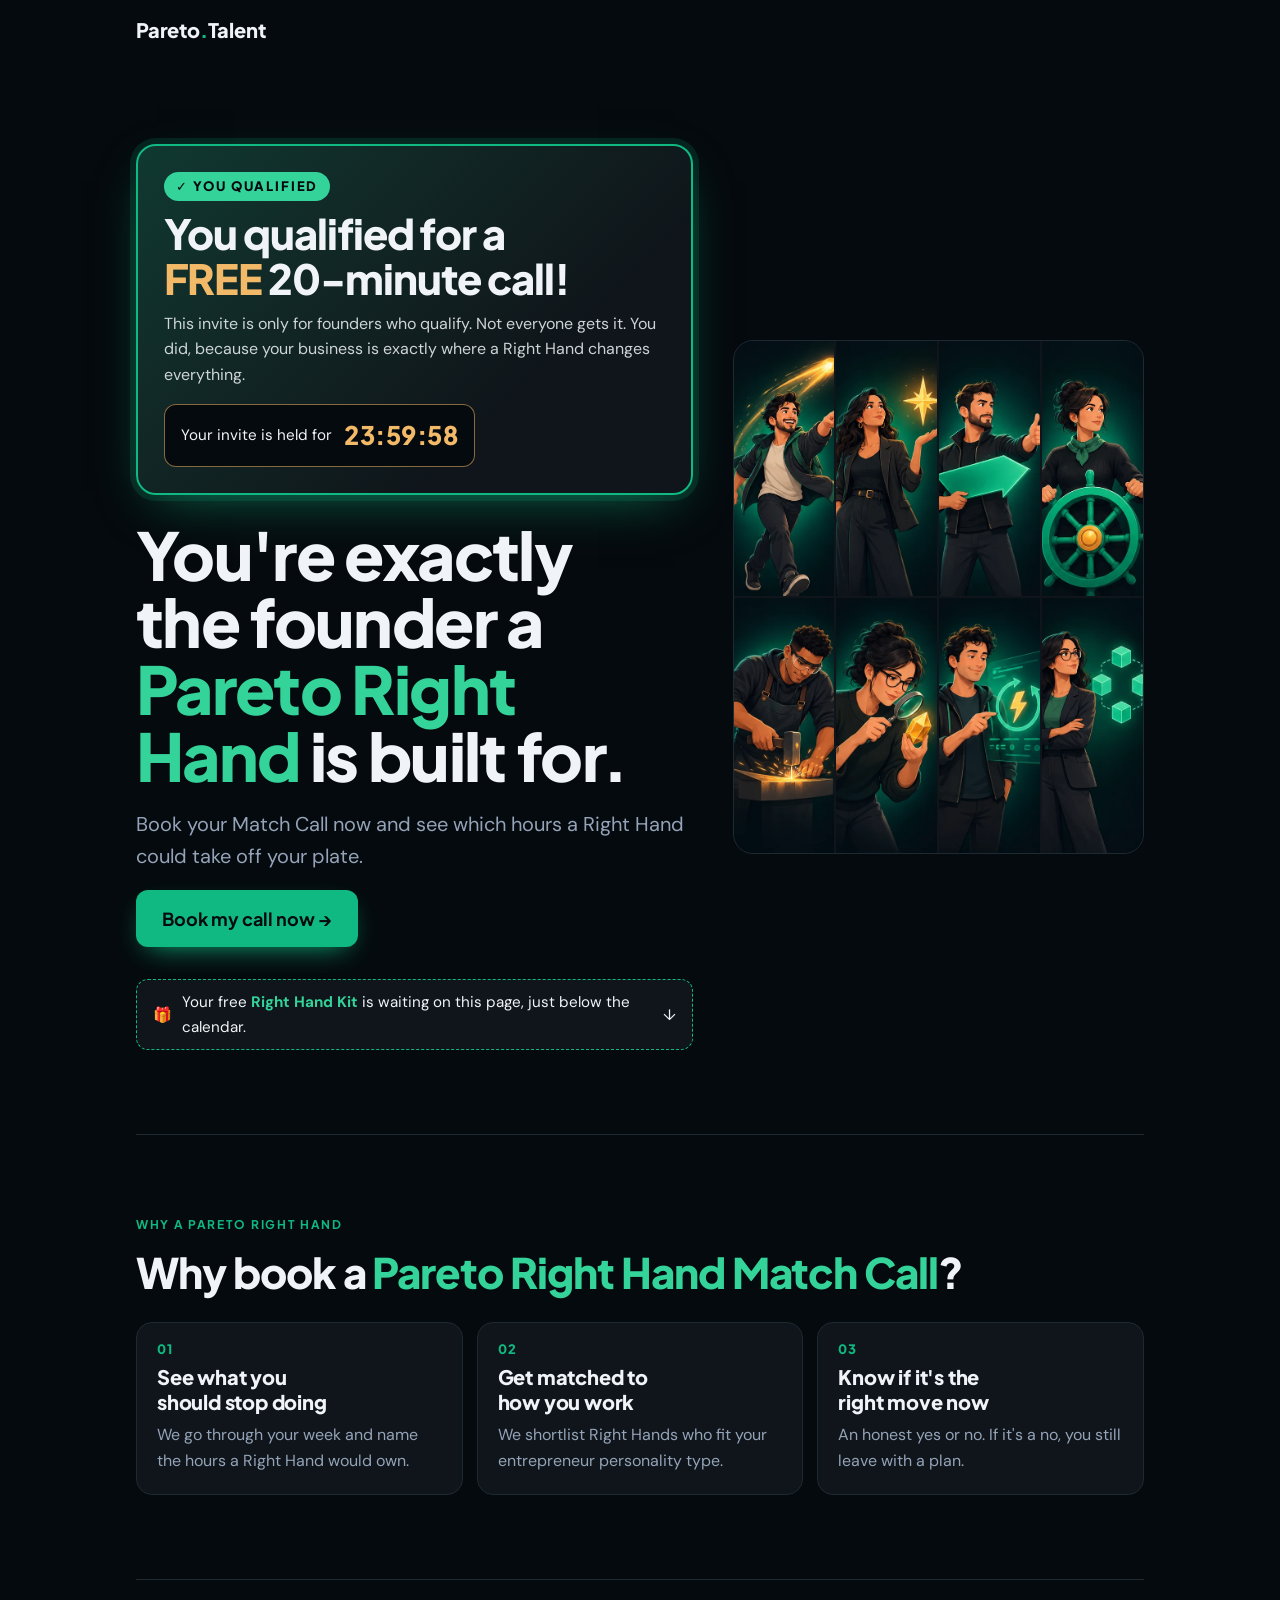
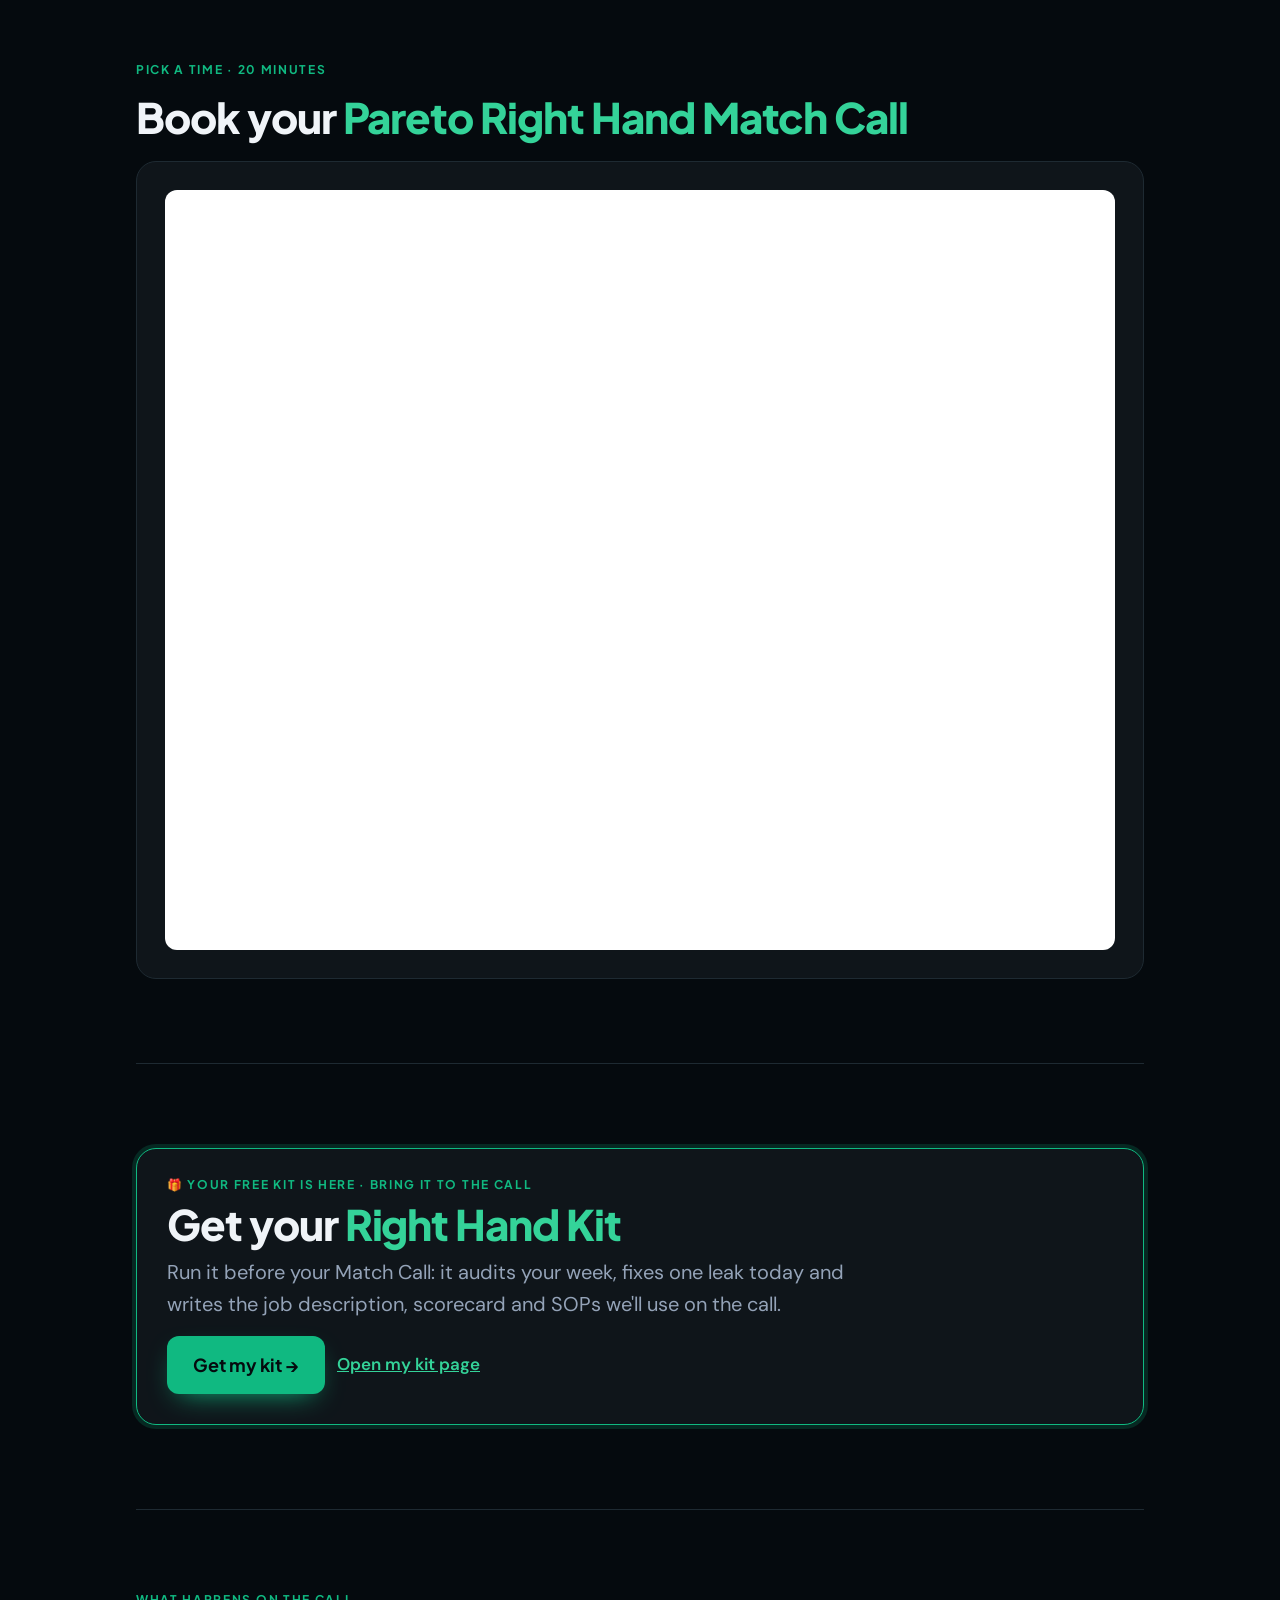
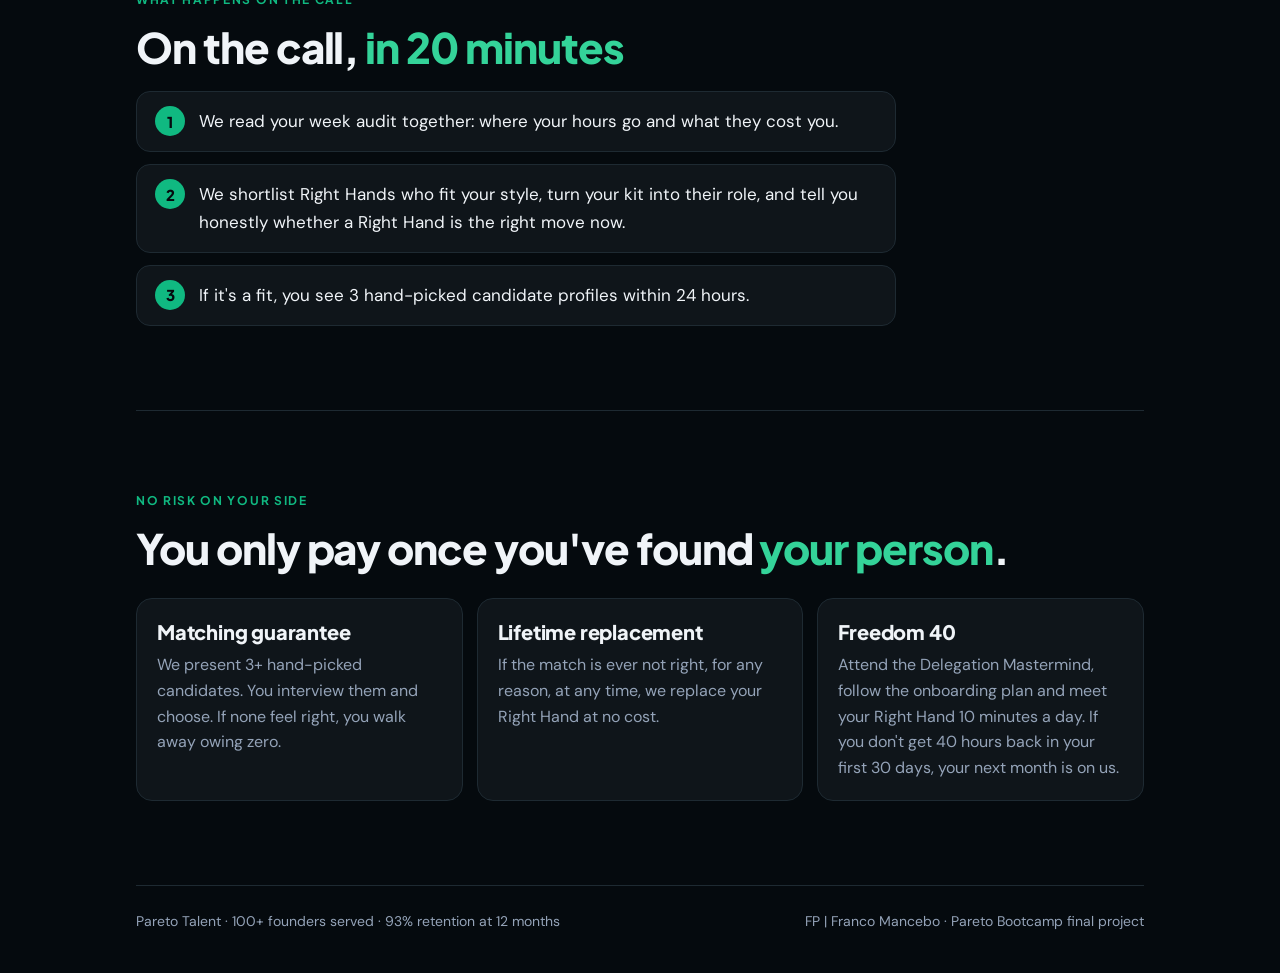
<file: book/index.html>
<!doctype html>
<html lang="en">
<head>
<meta charset="utf-8">
<meta name="viewport" content="width=device-width, initial-scale=1, viewport-fit=cover">
<title>Book your Pareto Right Hand Match Call · Pareto Talent</title>
<meta name="robots" content="noindex">
<link rel="preconnect" href="https://fonts.googleapis.com">
<link rel="preconnect" href="https://fonts.gstatic.com" crossorigin>
<link rel="stylesheet" href="https://fonts.googleapis.com/css2?family=Plus+Jakarta+Sans:wght@600;700;800&family=DM+Sans:wght@400;500;600&display=swap">
<link rel="stylesheet" href="../assets/site.css">
<style>
.timer{display:inline-flex;justify-self:start;width:fit-content;align-items:center;gap:12px;margin-top:18px;padding:10px 16px;border:1px solid var(--line);border-radius:12px;background:var(--surface);font-size:.95rem;color:var(--muted)}
.t-clock{font-family:var(--display);font-weight:800;font-size:1.25rem;color:var(--amber);font-variant-numeric:tabular-nums;letter-spacing:.02em}
.timer.over .t-clock{display:none}
.qbox{display:grid;gap:10px;justify-items:start;padding:clamp(18px,3vw,26px);border:2px solid var(--accent);border-radius:20px;background:linear-gradient(135deg,color-mix(in srgb,var(--accent) 22%,var(--surface)),var(--surface) 70%);box-shadow:0 0 0 6px color-mix(in srgb,var(--accent) 14%,transparent),0 18px 50px -20px color-mix(in srgb,var(--accent) 60%,transparent);margin-bottom:8px}
.qbadge{font:800 13px/1 var(--display);letter-spacing:.14em;text-transform:uppercase;color:var(--accent-ink);background:var(--mint);padding:8px 12px;border-radius:999px}
.qbig{margin:0;font:800 clamp(1.7rem,4.2vw,2.6rem)/1.08 var(--display);letter-spacing:-.025em;color:var(--ink);text-wrap:balance}
.qbig span{color:var(--amber)}
.qsub{margin:0;color:var(--ink);opacity:.85;font-size:1rem;max-width:52ch}
.qbox .timer{margin-top:6px;border-color:color-mix(in srgb,var(--amber) 55%,transparent);background:var(--bg);color:var(--ink)}
.qbox .t-clock{font-size:1.6rem}
.kitcard{display:grid;grid-template-columns:auto 1fr;gap:28px;align-items:center;background:var(--surface);border:1px solid var(--accent);border-radius:20px;padding:clamp(18px,3vw,30px)}
.kitcard img{width:160px;height:auto;aspect-ratio:3/4;object-fit:cover;object-position:top;border-radius:16px}
.kitcard img[hidden]{display:none}
.kitcard:has(img[hidden]){grid-template-columns:1fr}
.kitnote{display:inline-flex;justify-self:start;width:fit-content;align-items:center;gap:10px;margin-top:14px;padding:10px 16px;border:1px dashed var(--accent);border-radius:12px;color:var(--ink);text-decoration:none;font-size:.95rem;background:var(--surface)}
.kitnote:hover{border-style:solid}
.kitnote b{color:var(--mint)}
.kitcard{box-shadow:0 0 0 4px color-mix(in srgb,var(--accent) 18%,transparent)}
#kit{scroll-margin-top:24px}
.ghost{color:var(--mint);font-weight:600;text-decoration:underline}
@media (max-width:600px){.kitcard{grid-template-columns:1fr}.kitcard img{width:120px}}
</style>
<style>.art-grid{display:grid;grid-template-columns:repeat(4,1fr);grid-template-rows:repeat(2,1fr);gap:2px;height:100%}.art-grid img{width:100%;height:100%;object-fit:cover;object-position:top}.art-grid[hidden]{display:none}</style>
</head>
<body>
<!-- FP | Franco Mancebo | Booking Page (L9): qualified founders land here from the form -->
<div class="wrap">
  <header class="top">
    <a class="logo" href="../">Pareto<span>.</span>Talent</a>
  </header>

  <section class="hero" aria-labelledby="h1">
    <div class="stack">
      <div class="qbox">
        <div class="qbadge">✓ You qualified</div>
        <p class="qbig">You qualified for a <span>FREE</span> 20-minute call!</p>
        <p class="qsub">This invite is only for founders who qualify. Not everyone gets it. You did, because your business is exactly where a Right Hand changes everything.</p>
        <div class="timer" id="timer" aria-live="polite">
          <span class="t-label" id="t-label">Your invite is held for</span>
          <span class="t-clock" id="t-clock">24:00:00</span>
        </div>
      </div>
      <h1 id="h1">You're exactly the founder a <em>Pareto Right Hand</em> is built for.</h1>
      <p class="lead" id="lead">Book your Match Call now and see which hours a Right Hand could take off your plate.</p>
      <a class="btn" href="#call">Book my call now →</a>
      <a class="kitnote" href="#kit"><span class="kn-dot">🎁</span><span id="kit-note">Your free <b>Right Hand Kit</b> is waiting on this page, just below the calendar.</span><span aria-hidden="true">↓</span></a>
    </div>
    <div class="art"><div id="art-grid" class="art-grid" role="img" aria-label="The 8 Entrepreneur Personality Types"><img src="../assets/characters/trailblazer.webp" alt="The Trailblazer" width="309" height="621" loading="eager"><img src="../assets/characters/visionary.webp" alt="The Visionary" width="309" height="621" loading="eager"><img src="../assets/characters/commander.webp" alt="The Commander" width="309" height="621" loading="eager"><img src="../assets/characters/captain.webp" alt="The Captain" width="309" height="621" loading="eager"><img src="../assets/characters/maker.webp" alt="The Maker" width="309" height="621" loading="eager"><img src="../assets/characters/craftsman.webp" alt="The Craftsman" width="309" height="621" loading="eager"><img src="../assets/characters/optimizer.webp" alt="The Optimizer" width="309" height="621" loading="eager"><img src="../assets/characters/architect.webp" alt="The Architect" width="309" height="621" loading="eager"></div><img id="art" src="../assets/characters/captain.webp" alt="" width="900" height="1125" hidden></div>
  </section>

  <section aria-labelledby="why">
    <div class="stack">
      <div class="eyebrow" id="why-eb">Why a Pareto Right Hand</div>
      <h2 id="why">Why book a <em>Pareto Right Hand Match Call</em>?</h2>
    </div>
    <div class="grid3" style="margin-top:28px">
      <div class="card"><span class="num">01</span><h3 id="why-1h">See what you should stop doing</h3><p id="why-1p">We go through your week and name the hours a Right Hand would own.</p></div>
      <div class="card" id="match-card"><span class="num">02</span><h3 id="match-h">Get matched to how you work</h3><p id="match-p">We shortlist Right Hands who fit your entrepreneur personality type.</p></div>
      <div class="card"><span class="num">03</span><h3 id="why-3h">Know if it's the right move now</h3><p id="why-3p">An honest yes or no. If it's a no, you still leave with a plan.</p></div>
    </div>
  </section>

  <section id="call" aria-labelledby="cal-h">
    <div class="stack">
      <div class="eyebrow">Pick a time · 20 minutes</div>
      <h2 id="cal-h">Book your <em>Pareto Right Hand Match Call</em></h2>
    </div>
    <div class="formbox" style="margin-top:22px">
      <!-- GHL calendar: FP | Franco Mancebo | Right Hand Fit Call -->
      <iframe src="https://api.leadconnectorhq.com/widget/booking/WSJuUDwPE5cVPDyTvn3K" allow="payment" style="width:100%;border:none;overflow:hidden;" scrolling="no" id="WSJuUDwPE5cVPDyTvn3K_1791305515672" title="FP | Franco Mancebo | Right Hand Match Call"></iframe>
      <script src="https://link.msgsndr.com/js/form_embed.js" type="text/javascript"></script>
    </div>
  </section>

  <section id="kit" aria-labelledby="kit-h">
    <div class="kitcard">
      <img id="kit-img" src="../assets/characters/captain.webp" alt="" width="309" height="621" hidden>
      <div class="stack" style="gap:10px">
        <div class="eyebrow">🎁 Your free kit is here · bring it to the call</div>
        <h2 id="kit-h">Get your <em id="kit-what">Right Hand Kit</em></h2>
        <p class="lead" id="kit-p" style="margin:0">Run it before your Match Call: it audits your week, fixes one leak today and writes the job description, scorecard and SOPs we'll use on the call.</p>
        <div class="row" style="display:flex;flex-wrap:wrap;gap:12px;align-items:center;margin-top:6px">
          <a class="btn" id="kit-zip" href="../brief/?q=1#quiz">Get my kit →</a>
          <a class="ghost" id="kit-page" href="../brief/?q=1#quiz">Open my kit page</a>
        </div>
      </div>
    </div>
  </section>

  <section aria-labelledby="oncall">
    <div class="stack">
      <div class="eyebrow">What happens on the call</div>
      <h2 id="oncall">On the call, <em>in 20 minutes</em></h2>
    </div>
    <ol class="steps" style="margin-top:22px;max-width:760px">
      <li>We read your week audit together: where your hours go and what they cost you.</li>
      <li>We shortlist Right Hands who fit your style, turn your kit into their role, and tell you honestly whether a Right Hand is the right move now.</li>
      <li>If it's a fit, you see 3 hand-picked candidate profiles within 24 hours.</li>
    </ol>
  </section>

  <section aria-labelledby="risk">
    <div class="stack">
      <div class="eyebrow">No risk on your side</div>
      <h2 id="risk">You only pay once you've found <em>your person</em>.</h2>
    </div>
    <div class="grid3" style="margin-top:28px">
      <div class="card"><h3>Matching guarantee</h3><p>We present 3+ hand-picked candidates. You interview them and choose. If none feel right, you walk away owing zero.</p></div>
      <div class="card"><h3>Lifetime replacement</h3><p>If the match is ever not right, for any reason, at any time, we replace your Right Hand at no cost.</p></div>
      <div class="card"><h3>Freedom 40</h3><p>Attend the Delegation Mastermind, follow the onboarding plan and meet your Right Hand 10 minutes a day. If you don't get 40 hours back in your first 30 days, your next month is on us.</p></div>
    </div>
  </section>

  <footer>
    <span>Pareto Talent · 100+ founders served · 93% retention at 12 months</span>
    <span>FP | Franco Mancebo · Pareto Bootcamp final project</span>
  </footer>
</div>
<script>
(function(){
  var KEY="fp-franco-invite-start", DAY=24*60*60*1000, start=Date.now();
  try{ var v=parseInt(localStorage.getItem(KEY),10); if(v&&v<=start){start=v;}else{localStorage.setItem(KEY,String(start));} }catch(e){}
  var box=document.getElementById("timer"), clock=document.getElementById("t-clock"), label=document.getElementById("t-label");
  function pad(n){return n<10?"0"+n:""+n;}
  function tick(){
    var left=start+DAY-Date.now();
    if(left<=0){ box.classList.add("over"); label.textContent="Your 24-hour invite has ended, but you can still book below."; return; }
    var s=Math.floor(left/1000);
    clock.textContent=pad(Math.floor(s/3600))+":"+pad(Math.floor(s/60)%60)+":"+pad(s%60);
    setTimeout(tick,1000);
  }
  tick();
})();
</script>
<script src="../assets/fptype.js"></script>
<script>
// Personalize by Entrepreneur Personality Type when the founder took the quiz on the landing page (same browser).
(function(){
  var $ = function(id){ return document.getElementById(id); }, esc = FPType.esc;
  FPType.getStyles("../kit/styles.json").then(function(S){
    var r = FPType.load(S); if (!r) return;
    var d = FPType.describe(S, r), short = d.name.replace(/^The /, ""), an = /^[AEIOU]/.test(short) ? "an " : "a ";
    $("h1").innerHTML = esc(d.emoji + " " + short + " " + d.emoji) + ", you're exactly the founder a <em>Pareto Right Hand</em> is built for.";
    $("lead").textContent = d.motto + " Book your Match Call and see how a Pareto Right Hand would work with " + an + short + ".";
    $("kit-note").innerHTML = "Your free <b>" + esc(short) + " kit</b> is waiting on this page, just below the calendar.";
    $("why-eb").textContent = "Built for " + an + short;
    $("why").innerHTML = "Why " + an + esc(short) + " gains from a <em>Pareto Right Hand</em>";
    $("why-1h").textContent = "Where your time goes now";
    $("why-1p").textContent = d.pain;
    $("why-3h").textContent = "What you get back";
    $("why-3p").textContent = d.gain;
    $("art").src = "../assets/characters/" + d.id + ".webp";
    $("art").alt = d.name + " character";
    $("art").style.objectPosition = "top";
    $("art").hidden = false;
    $("art-grid").hidden = true;
    $("match-h").textContent = "What your Pareto Right Hand owns";
    $("match-p").outerHTML = "<p>Matched to how " + an + esc(short) + " works, your Right Hand:</p><ul class=\"fit\" style=\"margin-top:8px\">" + d.rh.map(function(t){ return "<li>" + esc(t) + "</li>"; }).join("") + "</ul>";
    $("kit-img").src = "../assets/characters/" + d.id + ".webp";
    $("kit-img").alt = d.name + " character";
    $("kit-img").hidden = false;
    $("kit-what").textContent = d.emoji + " " + short + " kit " + d.emoji;
    $("kit-p").textContent = "Built around how you work as " + an + short + ". Run it before your Match Call: it audits your week, fixes one leak today and writes the job description, scorecard and SOPs we'll use on the call.";
    $("kit-zip").href = "../brief/kits/" + d.kit + "-fitcall.zip";
    $("kit-zip").setAttribute("download", "right-hand-kit-" + d.id + ".zip");
    $("kit-zip").textContent = "Download my " + short + " kit (.zip) →";
  }).catch(function(){});
})();
</script>
</body>
</html>
</file>
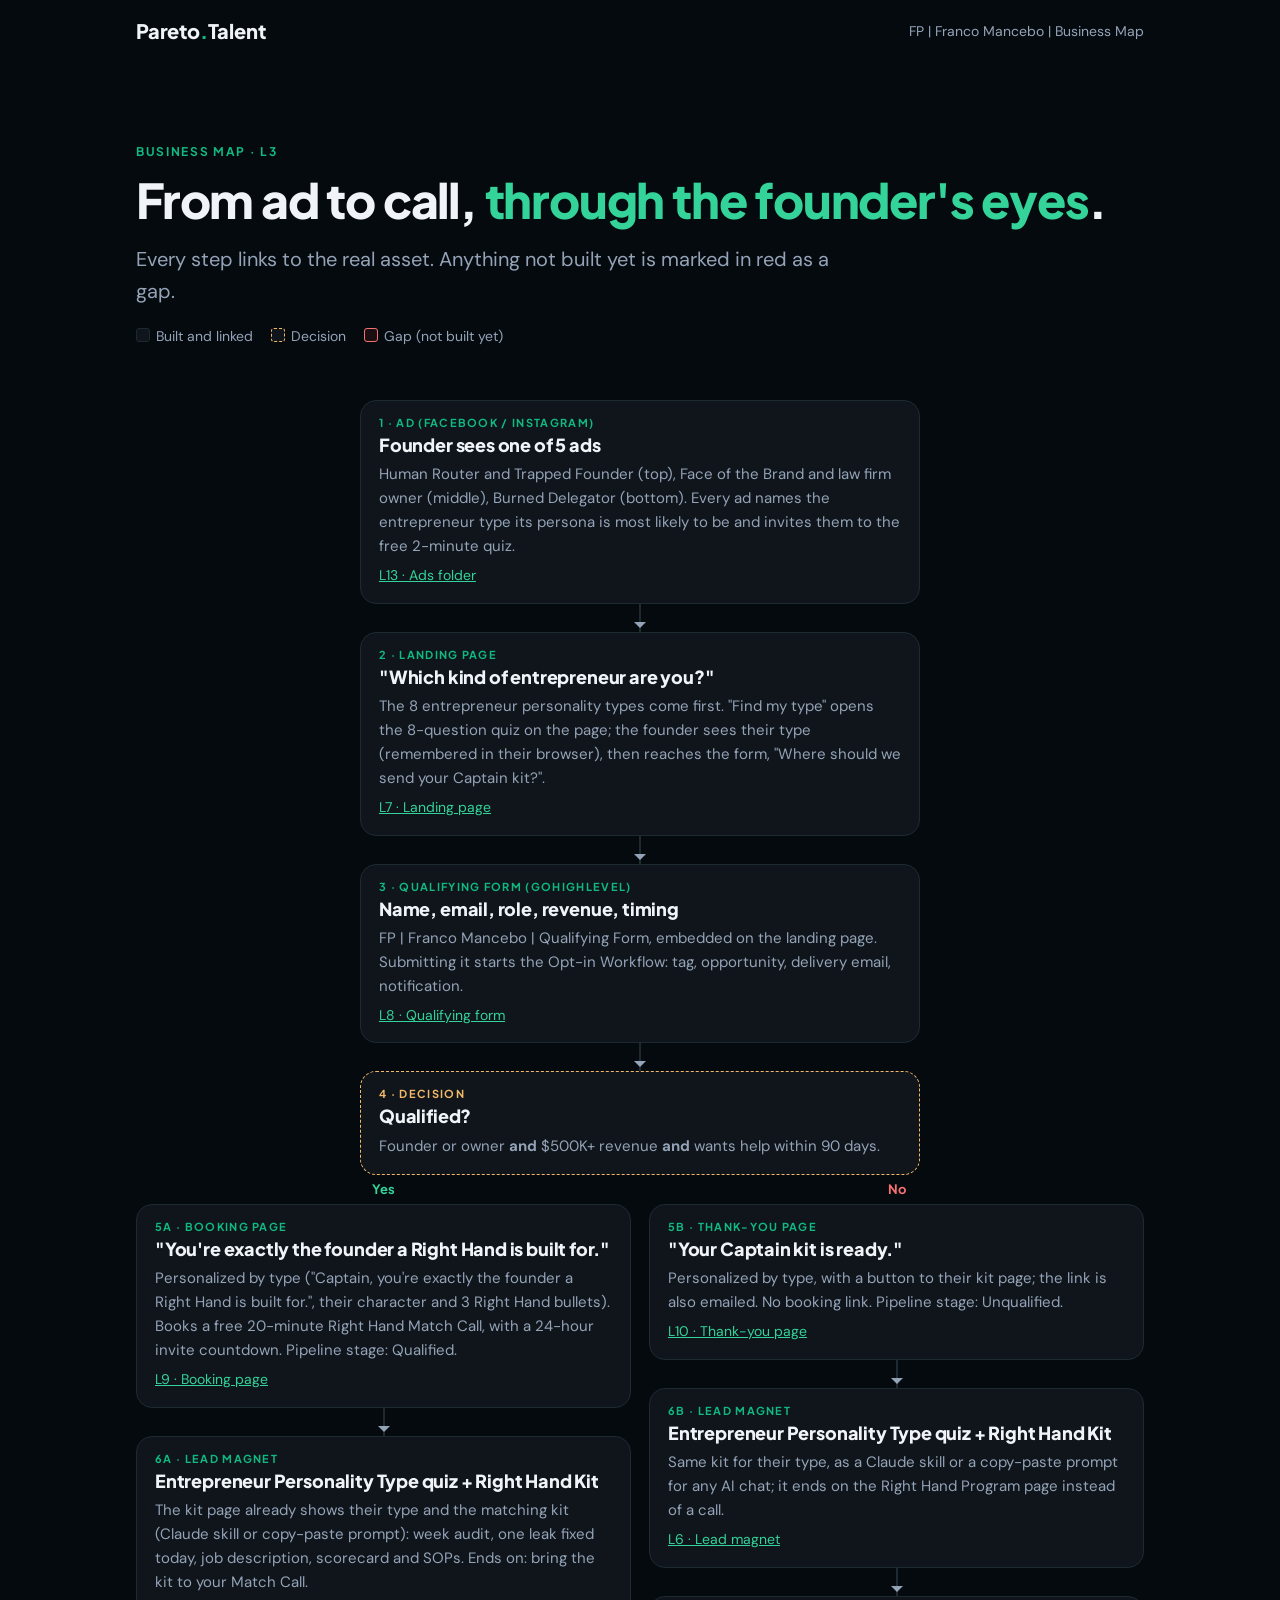
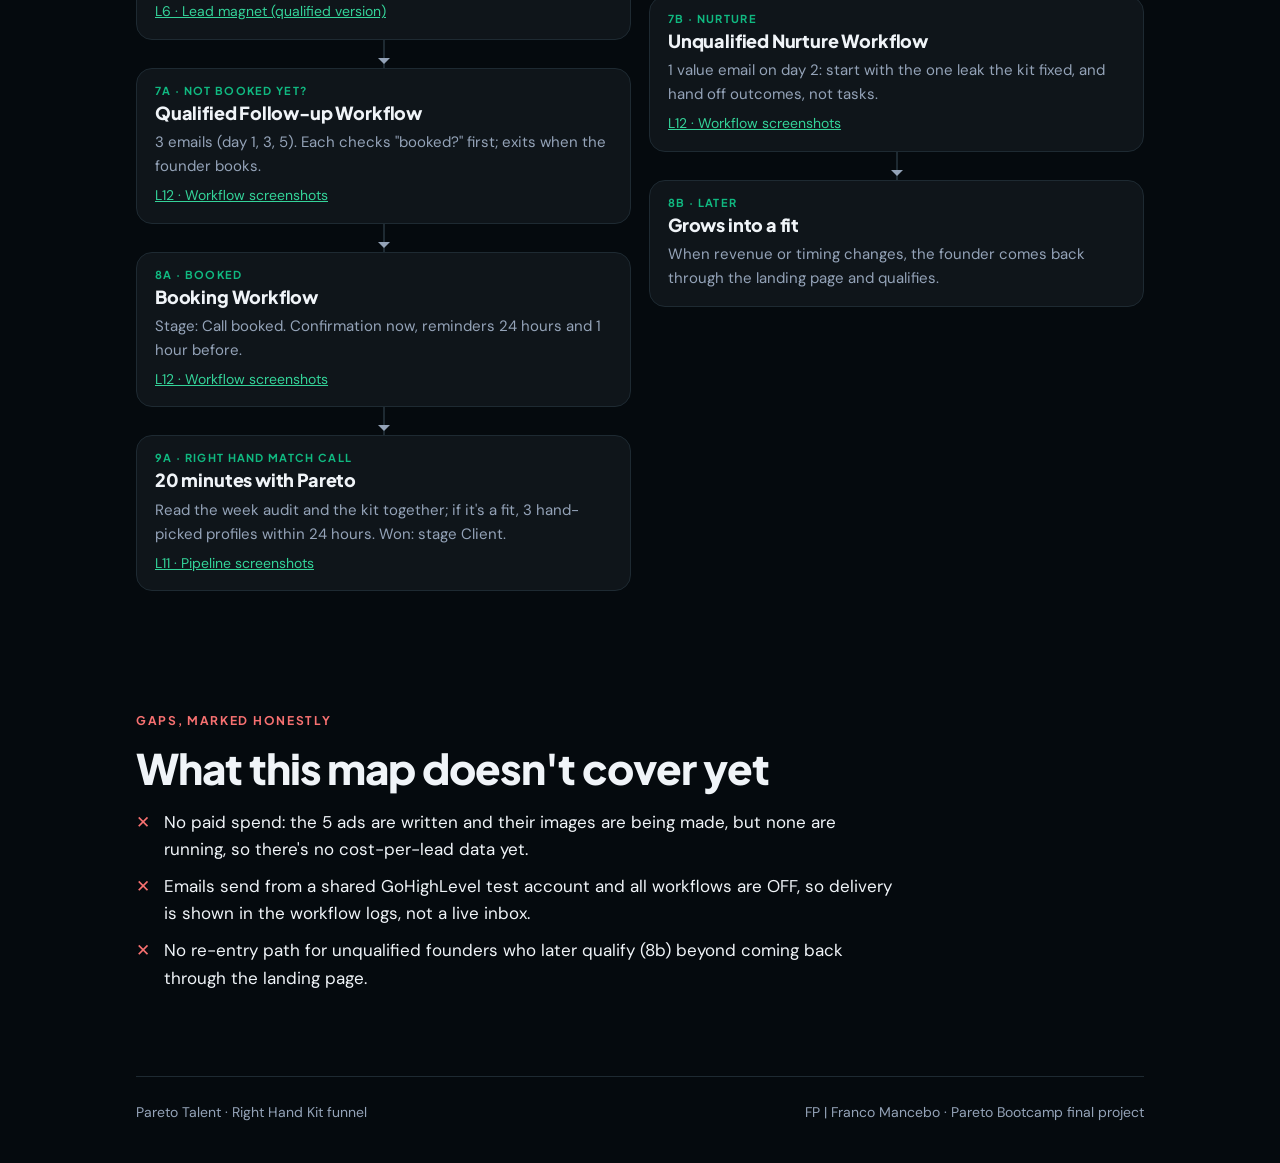
<file: map/index.html>
<!doctype html>
<html lang="en">
<head>
<meta charset="utf-8">
<meta name="viewport" content="width=device-width, initial-scale=1, viewport-fit=cover">
<title>Business Map · Entrepreneur Personality Type funnel</title>
<meta name="robots" content="noindex">
<link rel="preconnect" href="https://fonts.googleapis.com">
<link rel="preconnect" href="https://fonts.gstatic.com" crossorigin>
<link rel="stylesheet" href="https://fonts.googleapis.com/css2?family=Plus+Jakarta+Sans:wght@600;700;800&family=DM+Sans:wght@400;500;600&display=swap">
<link rel="stylesheet" href="../assets/site.css">
<style>
  .flow{display:grid;gap:0;justify-items:center;margin-top:32px}
  .node{width:min(100%,560px);background:var(--surface);border:1px solid var(--line);border-radius:16px;padding:16px 18px;display:grid;gap:6px}
  .node h3{font-size:18px}
  .node p{color:var(--muted);font-size:15px}
  .node .tag{font:700 11px/1 var(--display);letter-spacing:.12em;text-transform:uppercase;color:var(--accent)}
  .node a{font-size:14px;word-break:break-all}
  .node.decision{border-color:var(--amber);border-style:dashed}
  .node.decision .tag{color:var(--amber)}
  .node.gap{border-color:#f87171;background:#1a0f12}
  .node.gap .tag{color:#f87171}
  .arrow{width:2px;height:28px;background:var(--line);position:relative}
  .arrow::after{content:"";position:absolute;left:-5px;bottom:-2px;border:6px solid transparent;border-top-color:var(--muted)}
  .branch{display:grid;grid-template-columns:repeat(2,minmax(0,1fr));gap:18px;width:100%}
  .branch > div{display:grid;justify-items:center;align-content:start}
  .branch .label{font:700 13px/1 var(--display);padding:8px 0;color:var(--mint)}
  .branch .label.no{color:#f87171}
  @media (max-width:760px){.branch{grid-template-columns:minmax(0,1fr)}}
  .legend{display:flex;flex-wrap:wrap;gap:8px 18px;font-size:14px;color:var(--muted)}
  .legend span::before{content:"";display:inline-block;width:12px;height:12px;border-radius:3px;margin-right:6px;vertical-align:-1px;border:1px solid var(--line);background:var(--surface)}
  .legend .d::before{border:1px dashed var(--amber)}
  .legend .g::before{border-color:#f87171;background:#1a0f12}
</style>
</head>
<body>
<!-- FP | Franco Mancebo | Business Map (L3) -->
<div class="wrap">
  <header class="top">
    <a class="logo" href="../">Pareto<span>.</span>Talent</a>
    <span class="small note">FP | Franco Mancebo | Business Map</span>
  </header>

  <section aria-labelledby="h1" style="padding-bottom:20px">
    <div class="stack">
      <div class="eyebrow">Business Map · L3</div>
      <h1 id="h1" style="font-size:clamp(32px,5vw,48px)">From ad to call, <em>through the founder's eyes</em>.</h1>
      <p class="lead">Every step links to the real asset. Anything not built yet is marked in red as a gap.</p>
      <div class="legend"><span>Built and linked</span><span class="d">Decision</span><span class="g">Gap (not built yet)</span></div>
    </div>
  </section>

  <div class="flow" id="flow">
    <div class="node">
      <span class="tag">1 · Ad (Facebook / Instagram)</span>
      <h3>Founder sees one of 5 ads</h3>
      <p>Human Router and Trapped Founder (top), Face of the Brand and law firm owner (middle), Burned Delegator (bottom). Every ad names the entrepreneur type its persona is most likely to be and invites them to the free 2-minute quiz.</p>
      <a href="https://drive.google.com/drive/folders/1onY_S5us43UuNJHacBhck4xRJCMf0rpY">L13 · Ads folder</a>
    </div>
    <div class="arrow"></div>
    <div class="node">
      <span class="tag">2 · Landing page</span>
      <h3>"Which kind of entrepreneur are you?"</h3>
      <p>The 8 entrepreneur personality types come first. "Find my type" opens the 8-question quiz on the page; the founder sees their type (remembered in their browser), then reaches the form, "Where should we send your Captain kit?".</p>
      <a href="../">L7 · Landing page</a>
    </div>
    <div class="arrow"></div>
    <div class="node" data-slot="form">
      <span class="tag">3 · Qualifying form (GoHighLevel)</span>
      <h3>Name, email, role, revenue, timing</h3>
      <p>FP | Franco Mancebo | Qualifying Form, embedded on the landing page. Submitting it starts the Opt-in Workflow: tag, opportunity, delivery email, notification.</p>
      <a href="../#get">L8 · Qualifying form</a>
    </div>
    <div class="arrow"></div>
    <div class="node decision">
      <span class="tag">4 · Decision</span>
      <h3>Qualified?</h3>
      <p>Founder or owner <b>and</b> $500K+ revenue <b>and</b> wants help within 90 days.</p>
    </div>

    <div class="branch">
      <div>
        <div class="label">Yes</div>
        <div class="node">
          <span class="tag">5a · Booking page</span>
          <h3>"You're exactly the founder a Right Hand is built for."</h3>
          <p>Personalized by type ("Captain, you're exactly the founder a Right Hand is built for.", their character and 3 Right Hand bullets). Books a free 20-minute Right Hand Match Call, with a 24-hour invite countdown. Pipeline stage: Qualified.</p>
          <a href="../book/">L9 · Booking page</a>
        </div>
        <div class="arrow"></div>
        <div class="node">
          <span class="tag">6a · Lead magnet</span>
          <h3>Entrepreneur Personality Type quiz + Right Hand Kit</h3>
          <p>The kit page already shows their type and the matching kit (Claude skill or copy-paste prompt): week audit, one leak fixed today, job description, scorecard and SOPs. Ends on: bring the kit to your Match Call.</p>
          <a href="../brief/?q=1">L6 · Lead magnet (qualified version)</a>
        </div>
        <div class="arrow"></div>
        <div class="node">
          <span class="tag">7a · Not booked yet?</span>
          <h3>Qualified Follow-up Workflow</h3>
          <p>3 emails (day 1, 3, 5). Each checks "booked?" first; exits when the founder books.</p>
          <a href="https://drive.google.com/drive/folders/1LPgVnwtnVZ8IfKCPv62TJK1EEUKroUkW">L12 · Workflow screenshots</a>
        </div>
        <div class="arrow"></div>
        <div class="node">
          <span class="tag">8a · Booked</span>
          <h3>Booking Workflow</h3>
          <p>Stage: Call booked. Confirmation now, reminders 24 hours and 1 hour before.</p>
          <a href="https://drive.google.com/drive/folders/1LPgVnwtnVZ8IfKCPv62TJK1EEUKroUkW">L12 · Workflow screenshots</a>
        </div>
        <div class="arrow"></div>
        <div class="node">
          <span class="tag">9a · Right Hand Match Call</span>
          <h3>20 minutes with Pareto</h3>
          <p>Read the week audit and the kit together; if it's a fit, 3 hand-picked profiles within 24 hours. Won: stage Client.</p>
          <a href="https://drive.google.com/drive/folders/1oN0F2iPC79IiUA2-VKZxbnxPcjsEZdWQ">L11 · Pipeline screenshots</a>
        </div>
      </div>
      <div>
        <div class="label no">No</div>
        <div class="node">
          <span class="tag">5b · Thank-you page</span>
          <h3>"Your Captain kit is ready."</h3>
          <p>Personalized by type, with a button to their kit page; the link is also emailed. No booking link. Pipeline stage: Unqualified.</p>
          <a href="../thanks/">L10 · Thank-you page</a>
        </div>
        <div class="arrow"></div>
        <div class="node">
          <span class="tag">6b · Lead magnet</span>
          <h3>Entrepreneur Personality Type quiz + Right Hand Kit</h3>
          <p>Same kit for their type, as a Claude skill or a copy-paste prompt for any AI chat; it ends on the Right Hand Program page instead of a call.</p>
          <a href="../brief/">L6 · Lead magnet</a>
        </div>
        <div class="arrow"></div>
        <div class="node">
          <span class="tag">7b · Nurture</span>
          <h3>Unqualified Nurture Workflow</h3>
          <p>1 value email on day 2: start with the one leak the kit fixed, and hand off outcomes, not tasks.</p>
          <a href="https://drive.google.com/drive/folders/1LPgVnwtnVZ8IfKCPv62TJK1EEUKroUkW">L12 · Workflow screenshots</a>
        </div>
        <div class="arrow"></div>
        <div class="node">
          <span class="tag">8b · Later</span>
          <h3>Grows into a fit</h3>
          <p>When revenue or timing changes, the founder comes back through the landing page and qualifies.</p>
        </div>
      </div>
    </div>
  </div>

  <section aria-labelledby="gaps" style="margin-top:40px">
    <div class="stack" style="max-width:760px">
      <div class="eyebrow" style="color:#f87171">Gaps, marked honestly</div>
      <h2 id="gaps">What this map doesn't cover yet</h2>
      <ul class="fit no">
        <li>No paid spend: the 5 ads are written and their images are being made, but none are running, so there's no cost-per-lead data yet.</li>
        <li>Emails send from a shared GoHighLevel test account and all workflows are OFF, so delivery is shown in the workflow logs, not a live inbox.</li>
        <li>No re-entry path for unqualified founders who later qualify (8b) beyond coming back through the landing page.</li>
      </ul>
    </div>
  </section>

  <footer>
    <span>Pareto Talent · Right Hand Kit funnel</span>
    <span>FP | Franco Mancebo · Pareto Bootcamp final project</span>
  </footer>
</div>
</body>
</html>
</file>
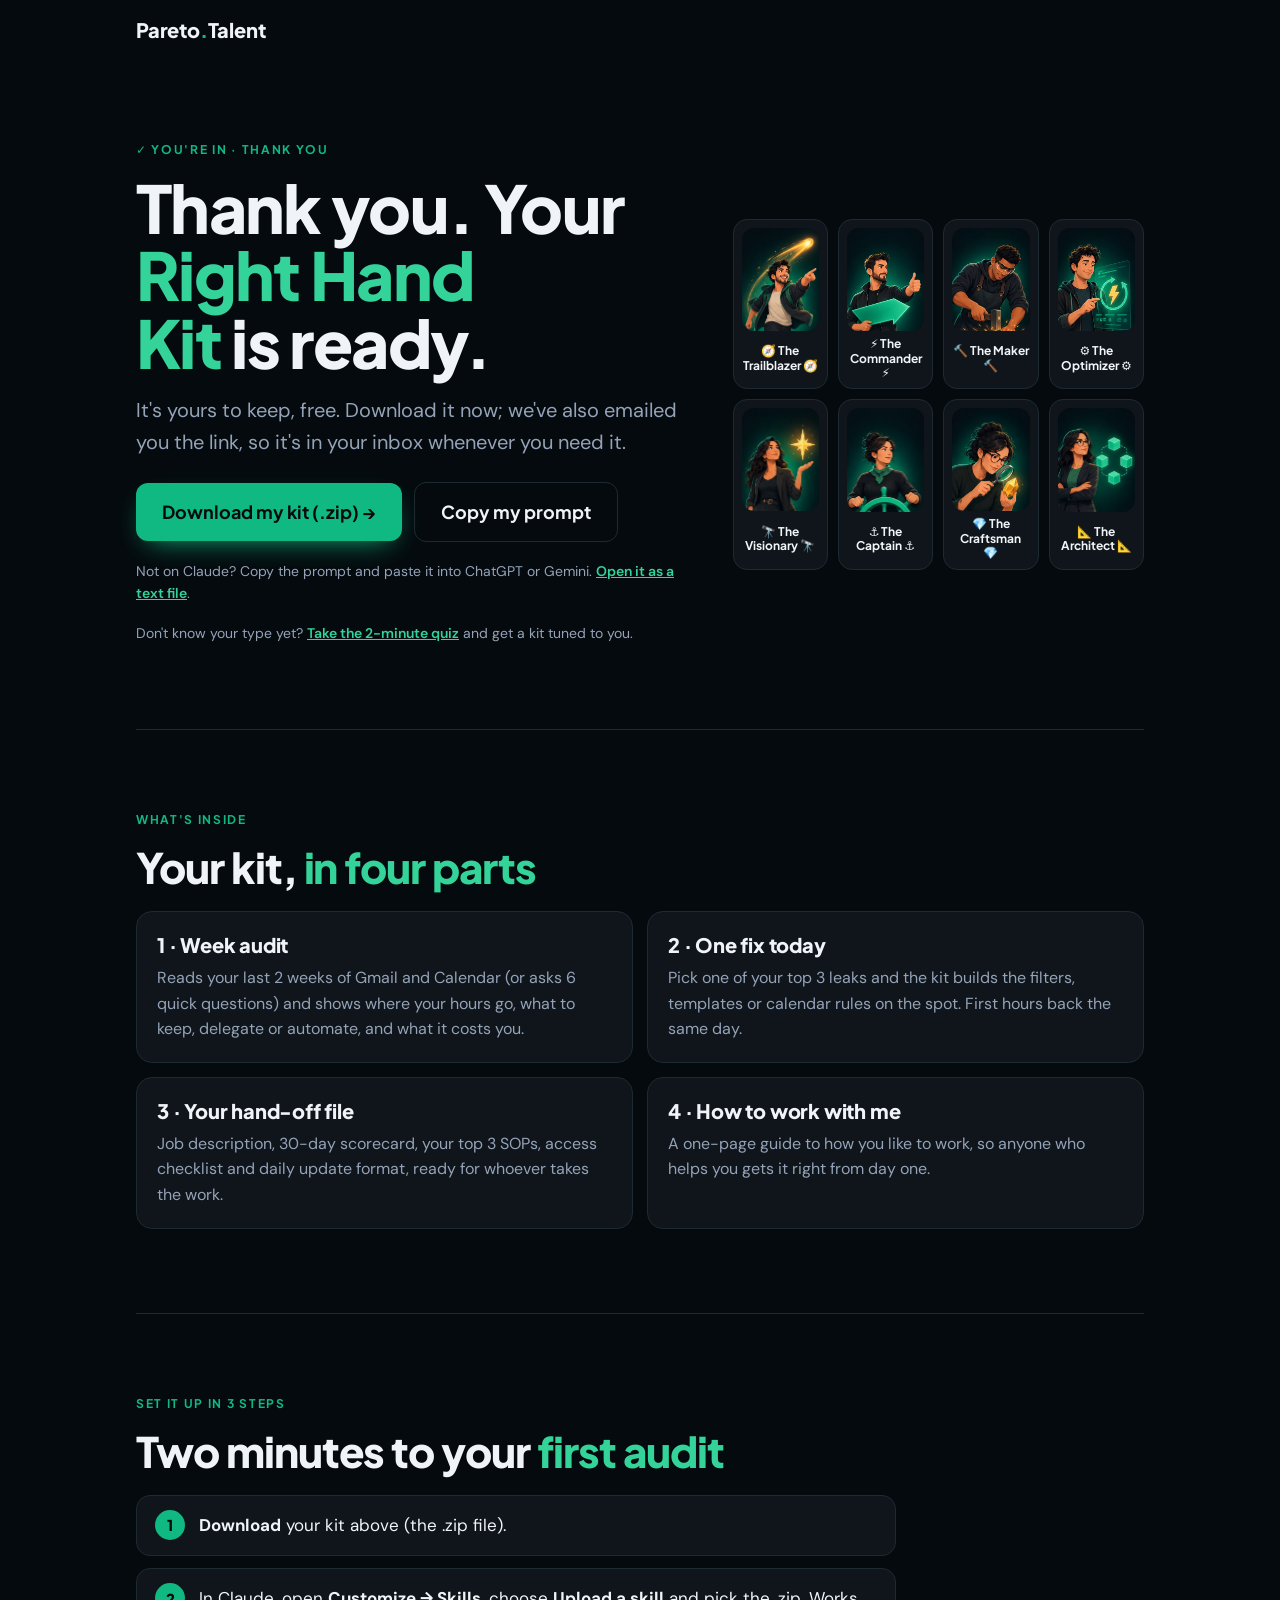
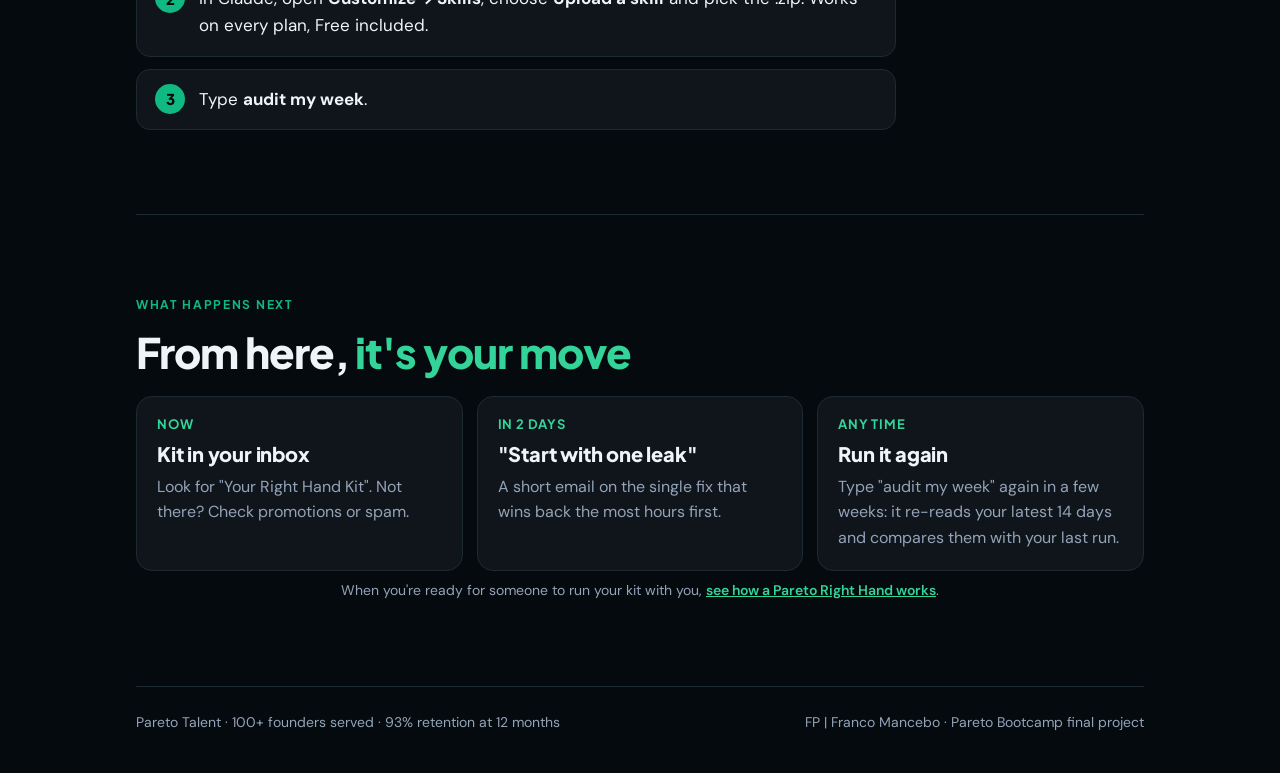
<file: thanks/index.html>
<!doctype html>
<html lang="en">
<head>
<meta charset="utf-8">
<meta name="viewport" content="width=device-width, initial-scale=1, viewport-fit=cover">
<title>Thank you · Your Right Hand Kit · Pareto Talent</title>
<meta name="robots" content="noindex">
<link rel="preconnect" href="https://fonts.googleapis.com">
<link rel="preconnect" href="https://fonts.gstatic.com" crossorigin>
<link rel="stylesheet" href="https://fonts.googleapis.com/css2?family=Plus+Jakarta+Sans:wght@600;700;800&family=DM+Sans:wght@400;500;600&display=swap">
<link rel="stylesheet" href="../assets/site.css">
<style>
.emblems{display:grid;grid-template-columns:repeat(4,1fr);gap:10px;align-self:center}
.emblems figure{margin:0;background:var(--surface);border:1px solid var(--line);border-radius:14px;padding:8px;display:grid;gap:6px}
.emblems img{width:100%;height:auto;border-radius:12px;aspect-ratio:3/4;object-fit:cover;object-position:top}
.emblems figcaption{font:700 12px/1.2 var(--display);text-align:center}
.emblems.one{grid-template-columns:minmax(0,320px);justify-content:center}
.emblems.one figcaption{font-size:18px}
.actions{display:flex;flex-wrap:wrap;gap:12px;align-items:center;margin-top:6px}
.link{color:var(--mint);font-weight:600;text-decoration:underline}
.status{color:var(--mint);font-size:14px}
.timeline .card b{font:700 13px/1.2 var(--display);letter-spacing:.06em;text-transform:uppercase;color:var(--mint)}
.soft{margin-top:8px;text-align:center}
</style>
</head>
<body>
<!-- FP | Franco Mancebo | Thank You Page (L10): everyone who doesn't qualify lands here from the form -->
<div class="wrap">
  <header class="top">
    <a class="logo" href="../">Pareto<span>.</span>Talent</a>
  </header>

  <section class="hero" aria-labelledby="h1">
    <div class="stack">
      <div class="eyebrow">✓ You're in · Thank you</div>
      <h1 id="h1">Thank you. Your <em>Right Hand Kit</em> is ready.</h1>
      <p class="lead" id="lead">It's yours to keep, free. Download it now; we've also emailed you the link, so it's in your inbox whenever you need it.</p>
      <div class="actions">
        <a class="btn" id="zip" href="../brief/right-hand-kit.zip" download="right-hand-kit.zip">Download my kit (.zip) →</a>
        <button class="btn ghost" id="copy" type="button">Copy my prompt</button>
      </div>
      <p class="note">Not on Claude? Copy the prompt and paste it into ChatGPT or Gemini. <a class="link" id="ptxt" href="../brief/prompt.txt">Open it as a text file</a>. <span class="status" id="status" role="status"></span></p>
      <p class="note" id="quizline">Don't know your type yet? <a class="link" href="../#quiz">Take the 2-minute quiz</a> and get a kit tuned to you.</p>
    </div>
    <div class="emblems" id="grid" aria-label="The 8 entrepreneur personality types">
      <figure><img src="../assets/characters/trailblazer.webp" alt="" width="309" height="621"><figcaption>🧭 The Trailblazer 🧭</figcaption></figure>
      <figure><img src="../assets/characters/commander.webp" alt="" width="309" height="621"><figcaption>⚡ The Commander ⚡</figcaption></figure>
      <figure><img src="../assets/characters/maker.webp" alt="" width="309" height="621"><figcaption>🔨 The Maker 🔨</figcaption></figure>
      <figure><img src="../assets/characters/optimizer.webp" alt="" width="309" height="621"><figcaption>⚙️ The Optimizer ⚙️</figcaption></figure>
      <figure><img src="../assets/characters/visionary.webp" alt="" width="309" height="621"><figcaption>🔭 The Visionary 🔭</figcaption></figure>
      <figure><img src="../assets/characters/captain.webp" alt="" width="309" height="621"><figcaption>⚓ The Captain ⚓</figcaption></figure>
      <figure><img src="../assets/characters/craftsman.webp" alt="" width="309" height="621"><figcaption>💎 The Craftsman 💎</figcaption></figure>
      <figure><img src="../assets/characters/architect.webp" alt="" width="309" height="621"><figcaption>📐 The Architect 📐</figcaption></figure>
    </div>
  </section>

  <section aria-labelledby="inside">
    <div class="stack">
      <div class="eyebrow">What's inside</div>
      <h2 id="inside">Your kit, <em id="inside-for">in four parts</em></h2>
    </div>
    <div class="grid2" style="margin-top:22px">
      <div class="card"><h3>1 · Week audit</h3><p>Reads your last 2 weeks of Gmail and Calendar (or asks 6 quick questions) and shows where your hours go, what to keep, delegate or automate, and what it costs you.</p></div>
      <div class="card"><h3>2 · One fix today</h3><p>Pick one of your top 3 leaks and the kit builds the filters, templates or calendar rules on the spot. First hours back the same day.</p></div>
      <div class="card"><h3>3 · Your hand-off file</h3><p>Job description, 30-day scorecard, your top 3 SOPs, access checklist and daily update format, ready for whoever takes the work.</p></div>
      <div class="card"><h3>4 · How to work with me</h3><p id="card4">A one-page guide to how you like to work, so anyone who helps you gets it right from day one.</p></div>
    </div>
  </section>

  <section aria-labelledby="how">
    <div class="stack">
      <div class="eyebrow">Set it up in 3 steps</div>
      <h2 id="how">Two minutes to your <em>first audit</em></h2>
    </div>
    <ol class="steps" style="margin-top:22px;max-width:760px">
      <li><strong>Download</strong> your kit above (the .zip file).</li>
      <li>In Claude, open <strong>Customize → Skills</strong>, choose <strong>Upload a skill</strong> and pick the .zip. Works on every plan, Free included.</li>
      <li>Type <strong>audit my week</strong>.</li>
    </ol>
  </section>

  <section aria-labelledby="next">
    <div class="stack">
      <div class="eyebrow">What happens next</div>
      <h2 id="next">From here, <em>it's your move</em></h2>
    </div>
    <div class="grid3 timeline" style="margin-top:22px">
      <div class="card"><b>Now</b><h3>Kit in your inbox</h3><p>Look for "Your Right Hand Kit". Not there? Check promotions or spam.</p></div>
      <div class="card"><b>In 2 days</b><h3>"Start with one leak"</h3><p>A short email on the single fix that wins back the most hours first.</p></div>
      <div class="card"><b>Any time</b><h3>Run it again</h3><p>Type "audit my week" again in a few weeks: it re-reads your latest 14 days and compares them with your last run.</p></div>
    </div>
    <p class="note soft">When you're ready for someone to run your kit with you, <a class="link" href="https://paretotalent.com">see how a Pareto Right Hand works</a>.</p>
  </section>

  <footer>
    <span>Pareto Talent · 100+ founders served · 93% retention at 12 months</span>
    <span>FP | Franco Mancebo · Pareto Bootcamp final project</span>
  </footer>
</div>
<script src="../assets/fptype.js"></script>
<script>
(function(){
  var $ = function(id){ return document.getElementById(id); }, esc = FPType.esc;
  var promptUrl = "../brief/prompt.txt";

  // Copy the prompt; fall back to opening the text file.
  $("copy").addEventListener("click", function(){
    fetch(promptUrl).then(function(r){ return r.text(); })
      .then(function(t){ return navigator.clipboard.writeText(t); })
      .then(function(){ $("status").textContent = "Prompt copied. Paste it into any AI chat."; })
      .catch(function(){ window.open(promptUrl, "_blank"); });
  });

  // Personalize by Entrepreneur Personality Type when the founder took the quiz on the landing page (same browser).
  FPType.getStyles("../kit/styles.json").then(function(S){
    var r = FPType.load(S); if (!r) return;
    var d = FPType.describe(S, r), short = d.name.replace(/^The /, "");
    promptUrl = "../brief/kits/" + d.kit + ".txt";
    $("h1").innerHTML = "Thank you, " + esc(short) + ". Your <em>" + esc(short) + " kit</em> is ready.";
    $("lead").textContent = "You're " + d.title + ". " + d.motto + " Your Right Hand Kit is built around that, free and yours to keep. We've also emailed you the link.";
    $("zip").href = "../brief/kits/" + d.kit + ".zip";
    $("zip").setAttribute("download", "right-hand-kit-" + d.id + ".zip");
    $("zip").textContent = "Download my " + short + " kit (.zip) →";
    $("ptxt").href = promptUrl;
    $("quizline").hidden = true;
    $("inside-for").textContent = "built for " + (/^[AEIOU]/.test(short) ? "an " : "a ") + short;
    $("card4").textContent = "A one-page guide written for " + (/^[AEIOU]/.test(short) ? "an " : "a ") + short + ": how you like updates, which decisions stay yours, and how to hand things to you.";
    $("grid").className = "emblems one";
    $("grid").innerHTML = '<figure><img src="../assets/characters/' + d.id + '.webp" alt="' + esc(d.name) + ' character" width="309" height="621"><figcaption>' + esc(d.title) + '</figcaption></figure>';
  }).catch(function(){});
})();
</script>
</body>
</html>
</file>
<file: assets/site.css>
/* Shared styles for the funnel pages (landing, booking, thank-you). Pareto Talent's brand as on paretotalent.com:
   dark navy, emerald buttons, mint highlights, amber stats, Plus Jakarta Sans + DM Sans. Dark only, like the brief. */
:root{
  --bg:#050a0e; --surface:#0f151a; --surface-2:#141c22; --ink:#f0f4f8; --muted:#94a3b8; --line:#1e2a32;
  --accent:#10b981; --mint:#34d399; --amber:#f2b968; --accent-ink:#050a0e;
  --display:"Plus Jakarta Sans","Segoe UI",system-ui,sans-serif;
  --body:"DM Sans","Segoe UI",system-ui,sans-serif;
  color-scheme:dark;
}
*{box-sizing:border-box}
html{-webkit-text-size-adjust:100%;scroll-behavior:smooth}
body{margin:0;background:var(--bg);color:var(--ink);font:400 17px/1.6 var(--body)}
img{max-width:100%;display:block}
a{color:var(--mint)}
:focus-visible{outline:2px solid var(--accent);outline-offset:2px}
.wrap{max-width:1080px;margin:0 auto;padding-inline:clamp(16px,4vw,36px)}
.top{display:flex;justify-content:space-between;align-items:center;gap:12px;padding-block:20px}
.logo{font:800 20px/1 var(--display);letter-spacing:-.01em;color:var(--ink);text-decoration:none}
.logo span{color:var(--accent)}
.top a.small{font-size:14px;color:var(--muted);text-decoration:none}
section{padding-block:clamp(44px,7vw,84px)}
section + section{border-top:1px solid var(--line)}
.eyebrow{font:700 12px/1 var(--display);letter-spacing:.14em;text-transform:uppercase;color:var(--accent)}
h1,h2,h3{font-family:var(--display);font-weight:800;letter-spacing:-.025em;margin:0;text-wrap:balance}
h1{font-size:clamp(38px,6.4vw,66px);line-height:1.02}
h2{font-size:clamp(28px,4.2vw,42px);line-height:1.08}
h3{font-size:20px;line-height:1.25;letter-spacing:-.01em}
h1 em,h2 em{font-style:normal;color:var(--mint)}
.lead{font-size:clamp(18px,2vw,20px);color:var(--muted);margin:0;max-width:52ch}
p{margin:0}
.stack{display:grid;gap:18px}
.btn{display:inline-block;justify-self:start;border:0;background:var(--accent);color:var(--accent-ink);font:700 18px/1.2 var(--display);padding:18px 26px;border-radius:12px;text-decoration:none;cursor:pointer;box-shadow:0 10px 28px -12px var(--accent)}
.btn:hover{filter:brightness(1.07)}
.btn.ghost{background:transparent;color:var(--ink);border:1px solid var(--line);box-shadow:none}
.meta{display:flex;flex-wrap:wrap;gap:6px 18px;font-size:14px;color:var(--muted)}
.meta span::before{content:"✓ ";color:var(--accent)}
.hero{display:grid;grid-template-columns:minmax(0,1.15fr) minmax(0,.85fr);gap:40px;align-items:center}
@media (max-width:860px){.hero{grid-template-columns:minmax(0,1fr)}}
.art{border-radius:20px;overflow:hidden;border:1px solid var(--line);aspect-ratio:4/5;background:var(--surface)}
.art img{width:100%;height:100%;object-fit:cover}
.grid3{display:grid;grid-template-columns:repeat(3,minmax(0,1fr));gap:14px}
.grid2{display:grid;grid-template-columns:repeat(2,minmax(0,1fr));gap:14px}
@media (max-width:820px){.grid3,.grid2{grid-template-columns:minmax(0,1fr)}}
.card{background:var(--surface);border:1px solid var(--line);border-radius:16px;padding:20px;display:grid;gap:8px;align-content:start}
.card p{color:var(--muted);font-size:16px}
.num{font:800 13px/1 var(--display);color:var(--accent);letter-spacing:.08em}
.stats{display:grid;grid-template-columns:repeat(4,minmax(0,1fr));gap:14px}
@media (max-width:820px){.stats{grid-template-columns:repeat(2,minmax(0,1fr))}}
.stat{background:var(--surface);border:1px solid var(--line);border-radius:16px;padding:18px}
.stat b{display:block;font:800 clamp(30px,4vw,40px)/1 var(--display);color:var(--amber)}
.stat span{font-size:14px;color:var(--muted)}
blockquote{margin:0;background:var(--surface);border:1px solid var(--line);border-left:4px solid var(--accent);border-radius:14px;padding:18px 20px;display:grid;gap:10px}
blockquote p{font-size:17px}
blockquote cite{font-style:normal;font-size:14px;color:var(--muted)}
.fit{list-style:none;margin:0;padding:0;display:grid;gap:10px}
.fit li{padding-left:28px;position:relative}
.fit li::before{content:"✓";position:absolute;left:0;color:var(--accent);font-weight:800}
.fit.no li::before{content:"✕";color:#f87171}
.formbox{background:var(--surface);border:1px solid var(--line);border-radius:20px;padding:clamp(16px,3vw,28px);display:grid;gap:14px}
.formbox iframe{width:100%;border:0;min-height:760px;border-radius:12px;background:var(--surface)}
.placeholder{border:1px dashed var(--muted);border-radius:12px;padding:28px;text-align:center;color:var(--muted)}
details{background:var(--surface);border:1px solid var(--line);border-radius:14px;padding:16px 18px}
details + details{margin-top:10px}
summary{cursor:pointer;font:700 17px/1.3 var(--display)}
details p{margin-top:10px;color:var(--muted)}
.steps{counter-reset:s;list-style:none;margin:0;padding:0;display:grid;gap:12px}
.steps li{counter-increment:s;background:var(--surface);border:1px solid var(--line);border-radius:14px;padding:16px 18px 16px 62px;position:relative}
.steps li::before{content:counter(s);position:absolute;left:18px;top:14px;width:30px;height:30px;border-radius:50%;background:var(--accent);color:var(--accent-ink);display:grid;place-items:center;font:800 15px/1 var(--display)}
.note{font-size:14px;color:var(--muted)}
footer{border-top:1px solid var(--line);padding-block:24px 40px;font-size:14px;color:var(--muted);display:flex;flex-wrap:wrap;gap:8px 20px;justify-content:space-between}

/* Quiz slide hosts (assets/fptype.js) */
.host{display:flex;align-items:center;gap:14px;margin-bottom:16px}
.host img{width:64px;height:auto;aspect-ratio:3/4;object-fit:cover;object-position:top;border-radius:14px;border:1px solid var(--line);background:var(--surface-2);flex:none}
.host .bubble{position:relative;background:var(--surface-2);border:1px solid var(--line);border-radius:14px;padding:10px 14px;font-size:.95rem;color:var(--ink);line-height:1.4}
.host .bubble::before{content:"";position:absolute;left:-7px;top:50%;width:12px;height:12px;background:inherit;border-left:1px solid var(--line);border-bottom:1px solid var(--line);transform:translateY(-50%) rotate(45deg)}
.host .bubble b{display:block;font-family:var(--display);font-size:.78rem;letter-spacing:.06em;text-transform:uppercase;color:var(--mint);margin-bottom:2px}
.motto{margin:0;font-style:italic;color:var(--amber);font-size:1.05rem}
</file>
